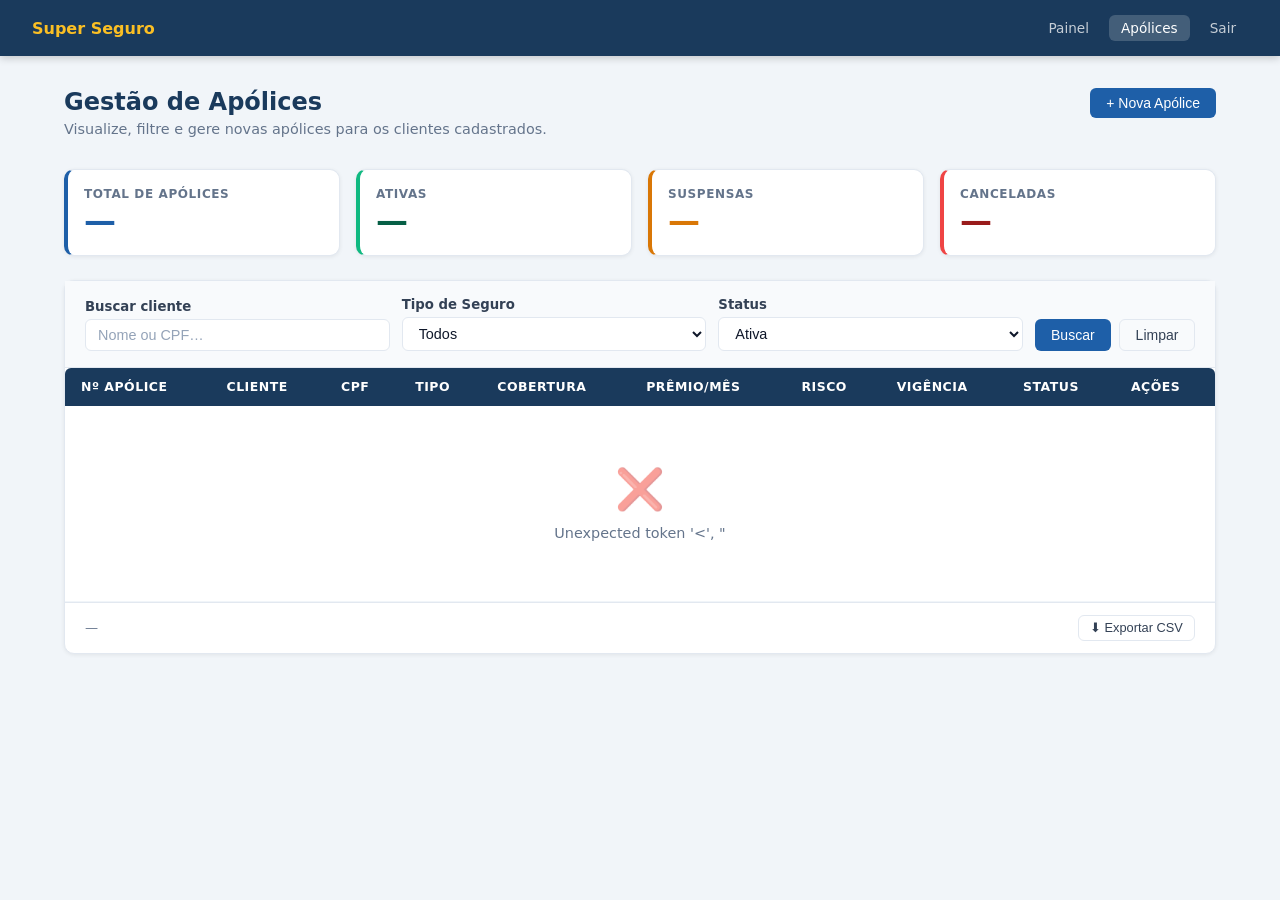
<file: apolices_analista.html>
<!doctype html>
<html lang="pt-br">
  <head>
    <meta charset="UTF-8" />
    <meta name="viewport" content="width=device-width, initial-scale=1.0" />
    <title>Gestão de Apólices — Super Seguro</title>
    <link rel="stylesheet" href="css/apolices.css" />
  </head>
  <body>
    <!-- ── Topbar ── -->
    <header class="topbar">
      <a class="topbar-brand" href="painel_funcionario.php">
        <span>Super Seguro</span>
      </a>
      <nav class="topbar-nav">
        <a href="painel_funcionario.php">Painel</a>
        <a href="apolices_analista.html" class="active">Apólices</a>
        <a href="logout.php">Sair</a>
      </nav>
    </header>

    <!-- ── Conteúdo ── -->
    <main class="page-wrapper">
      <div
        class="page-header"
        style="
          display: flex;
          align-items: flex-start;
          justify-content: space-between;
          flex-wrap: wrap;
          gap: 1rem;
        "
      >
        <div>
          <h1>Gestão de Apólices</h1>
          <p>
            Visualize, filtre e gere novas apólices para os clientes
            cadastrados.
          </p>
        </div>
        <button class="btn btn-primary" onclick="App.abrirModalNova()">
          + Nova Apólice
        </button>
      </div>

      <!-- KPIs -->
      <div class="kpi-strip cols-4" id="kpiStrip">
        <div class="kpi blue">
          <label>Total de Apólices</label>
          <strong id="kpiTotal">—</strong>
        </div>
        <div class="kpi green">
          <label>Ativas</label>
          <strong id="kpiAtivas">—</strong>
        </div>
        <div class="kpi amber">
          <label>Suspensas</label>
          <strong id="kpiSuspensas">—</strong>
        </div>
        <div class="kpi red">
          <label>Canceladas</label>
          <strong id="kpiCanceladas">—</strong>
        </div>
      </div>

      <!-- Tabela de apólices -->
      <div class="card">
        <!-- Barra de filtros -->
        <div class="filter-bar">
          <div class="form-group">
            <label class="form-label">Buscar cliente</label>
            <input
              type="text"
              class="form-control"
              id="filtroBusca"
              placeholder="Nome ou CPF…"
              onkeydown="if (event.key === 'Enter') App.carregar();"
            />
          </div>
          <div class="form-group">
            <label class="form-label">Tipo de Seguro</label>
            <select class="form-select" id="filtroTipo">
              <option value="">Todos</option>
              <option value="Vida">Seguro de Vida</option>
              <option value="Saude">Seguro Saúde</option>
              <option value="Auto">Seguro Auto</option>
              <option value="Residencial">Seguro Residencial</option>
            </select>
          </div>
          <div class="form-group">
            <label class="form-label">Status</label>
            <select class="form-select" id="filtroStatus">
              <option value="">Todos</option>
              <option value="ativa" selected>Ativa</option>
              <option value="suspensa">Suspensa</option>
              <option value="cancelada">Cancelada</option>
              <option value="expirada">Expirada</option>
            </select>
          </div>
          <div class="form-group" style="flex: 0">
            <label class="form-label">&nbsp;</label>
            <div style="display: flex; gap: 0.5rem">
              <button class="btn btn-primary" onclick="App.carregar()">
                Buscar
              </button>
              <button class="btn btn-outline" onclick="App.limparFiltros()">
                Limpar
              </button>
            </div>
          </div>
        </div>

        <!-- Tabela -->
        <div class="table-wrap">
          <table id="tabelaApolices">
            <thead>
              <tr>
                <th>Nº Apólice</th>
                <th>Cliente</th>
                <th>CPF</th>
                <th>Tipo</th>
                <th>Cobertura</th>
                <th>Prêmio/mês</th>
                <th>Risco</th>
                <th>Vigência</th>
                <th>Status</th>
                <th>Ações</th>
              </tr>
            </thead>
            <tbody id="corpoTabela">
              <tr>
                <td colspan="10">
                  <div class="empty-state">
                    <span class="icon">⏳</span>
                    <p>Carregando apólices…</p>
                  </div>
                </td>
              </tr>
            </tbody>
          </table>
        </div>

        <!-- Rodapé da tabela -->
        <div
          style="
            padding: 0.75rem 1.25rem;
            border-top: 1px solid var(--gray-200);
            display: flex;
            align-items: center;
            justify-content: space-between;
            font-size: 0.82rem;
            color: var(--gray-500);
          "
        >
          <span id="totalRegistros">—</span>
          <button class="btn btn-outline btn-sm" onclick="App.exportarCSV()">
            ⬇ Exportar CSV
          </button>
        </div>
      </div>
    </main>

    <!-- ══════════════════════════════════════════
     MODAL: Nova Apólice
══════════════════════════════════════════ -->
    <div class="modal-backdrop" id="modalNova">
      <div class="modal-box" style="max-width: 680px">
        <div class="modal-head">
          <h3>Nova Apólice</h3>
          <button class="modal-close" onclick="App.fecharModal('modalNova')">
            ✕
          </button>
        </div>
        <div class="modal-body">
          <form id="formNovaApolice" onsubmit="return false;">
            <!-- Bloco 1: Cliente -->
            <fieldset style="border: none; padding: 0; margin-bottom: 1.25rem">
              <legend
                style="
                  font-size: 0.78rem;
                  font-weight: 700;
                  text-transform: uppercase;
                  letter-spacing: 0.6px;
                  color: var(--gray-500);
                  margin-bottom: 0.75rem;
                "
              >
                Dados do Cliente
              </legend>
              <div class="form-grid cols-2">
                <div class="form-group span-2">
                  <label class="form-label">CPF do Cliente *</label>
                  <div style="display: flex; gap: 0.5rem">
                    <input
                      type="text"
                      class="form-control"
                      id="novaApCpf"
                      maxlength="11"
                      placeholder="Somente números (11 dígitos)"
                    />
                    <button
                      type="button"
                      class="btn btn-outline"
                      onclick="App.buscarCliente()"
                      style="white-space: nowrap"
                    >
                      Buscar
                    </button>
                  </div>
                </div>
                <div class="form-group">
                  <label class="form-label">Nome do Cliente</label>
                  <input
                    type="text"
                    class="form-control"
                    id="novaApNome"
                    readonly
                    placeholder="Preenchido automaticamente"
                  />
                </div>
                <div class="form-group">
                  <label class="form-label">Risco Atual</label>
                  <input
                    type="text"
                    class="form-control"
                    id="novaApRisco"
                    readonly
                    placeholder="Obtido do histórico"
                  />
                </div>
              </div>
              <input type="hidden" id="novaApUsuarioId" />
            </fieldset>

            <!-- Bloco 2: Apólice -->
            <fieldset style="border: none; padding: 0">
              <legend
                style="
                  font-size: 0.78rem;
                  font-weight: 700;
                  text-transform: uppercase;
                  letter-spacing: 0.6px;
                  color: var(--gray-500);
                  margin-bottom: 0.75rem;
                "
              >
                Dados da Apólice
              </legend>
              <div class="form-grid cols-2">
                <div class="form-group">
                  <label class="form-label">Tipo de Seguro *</label>
                  <select
                    class="form-select"
                    id="novaApTipo"
                    onchange="App.calcularPremio()"
                  >
                    <option value="">Selecione…</option>
                    <option value="Vida">Seguro de Vida</option>
                    <option value="Saude">Seguro Saúde</option>
                    <option value="Auto">Seguro Auto</option>
                    <option value="Residencial">Seguro Residencial</option>
                  </select>
                </div>
                <div class="form-group">
                  <label class="form-label">Valor de Cobertura (R$) *</label>
                  <input
                    type="number"
                    step="0.01"
                    min="0"
                    class="form-control"
                    id="novaApCobertura"
                    placeholder="Ex: 100000.00"
                    oninput="App.calcularPremio()"
                  />
                </div>
                <div class="form-group">
                  <label class="form-label">Início da Vigência *</label>
                  <input
                    type="date"
                    class="form-control"
                    id="novaApInicio"
                    oninput="App.sugerirFim()"
                  />
                </div>
                <div class="form-group">
                  <label class="form-label">Fim da Vigência *</label>
                  <input type="date" class="form-control" id="novaApFim" />
                </div>
                <div class="form-group">
                  <label class="form-label">Prêmio Mensal (R$)</label>
                  <input
                    type="number"
                    step="0.01"
                    min="0"
                    class="form-control"
                    id="novaApPremio"
                    placeholder="Calculado automaticamente"
                  />
                </div>
                <div class="form-group">
                  <label class="form-label">Status inicial</label>
                  <select class="form-select" id="novaApStatus">
                    <option value="ativa">Ativa</option>
                    <option value="suspensa">
                      Suspensa (aguarda documentação)
                    </option>
                  </select>
                </div>
                <div class="form-group span-2">
                  <label class="form-label"
                    >Observações / Cláusulas Especiais</label
                  >
                  <textarea
                    class="form-control"
                    id="novaApObs"
                    placeholder="Descreva condições especiais, exclusões ou notas adicionais…"
                  ></textarea>
                </div>
              </div>
            </fieldset>

            <!-- Preview do prêmio -->
            <div
              id="previewPremio"
              style="
                display: none;
                margin-top: 1rem;
                background: var(--blue-light);
                border-radius: var(--radius-sm);
                padding: 0.75rem 1rem;
                font-size: 0.87rem;
                color: var(--blue-deep);
              "
            ></div>
          </form>
        </div>
        <div class="modal-foot">
          <button
            class="btn btn-outline"
            onclick="App.fecharModal('modalNova')"
          >
            Cancelar
          </button>
          <button
            class="btn btn-primary"
            id="btnSalvarApolice"
            onclick="App.salvarApolice()"
          >
            💾 Salvar Apólice
          </button>
        </div>
      </div>
    </div>

    <!-- ══════════════════════════════════════════
     MODAL: Alterar Status
══════════════════════════════════════════ -->
    <div class="modal-backdrop" id="modalStatus">
      <div class="modal-box" style="max-width: 420px">
        <div class="modal-head">
          <h3>Alterar Status da Apólice</h3>
          <button class="modal-close" onclick="App.fecharModal('modalStatus')">
            ✕
          </button>
        </div>
        <div class="modal-body">
          <p
            style="font-size: 0.9rem; color: var(--gray-700); margin: 0 0 1rem"
          >
            Apólice: <strong id="statusApoliceName">—</strong>
          </p>
          <div class="form-group">
            <label class="form-label">Novo Status</label>
            <select class="form-select" id="novoStatus">
              <option value="ativa">Ativa</option>
              <option value="suspensa">Suspensa</option>
              <option value="cancelada">Cancelada</option>
              <option value="expirada">Expirada</option>
            </select>
          </div>
          <div class="form-group" style="margin-top: 0.75rem">
            <label class="form-label">Motivo (opcional)</label>
            <textarea
              class="form-control"
              id="motivoStatus"
              placeholder="Descreva o motivo da alteração…"
              rows="2"
            ></textarea>
          </div>
        </div>
        <div class="modal-foot">
          <button
            class="btn btn-outline"
            onclick="App.fecharModal('modalStatus')"
          >
            Cancelar
          </button>
          <button class="btn btn-amber" onclick="App.confirmarStatus()">
            Confirmar Alteração
          </button>
        </div>
      </div>
    </div>

    <!-- ── Toast ── -->
    <div id="toastArea"></div>

    <script>
      /* ============================================================
   apolices_analista.html — lógica do painel do analista
   ============================================================ */

      // ── Utilitários ──────────────────────────────────────────────
      const toast = (msg, tipo = "info") => {
        const el = document.createElement("div");
        el.className = `toast ${tipo}`;
        el.textContent = msg;
        document.getElementById("toastArea").appendChild(el);
        setTimeout(() => el.remove(), 4000);
      };

      const fmt = {
        moeda: (v) =>
          "R$ " +
          Number(v || 0).toLocaleString("pt-BR", { minimumFractionDigits: 2 }),
        data: (v) =>
          v ? new Date(v + "T00:00:00").toLocaleDateString("pt-BR") : "—",
        cpf: (v) =>
          v ? v.replace(/(\d{3})(\d{3})(\d{3})(\d{2})/, "$1.$2.$3-$4") : "—",
      };

      // Taxas base por tipo de seguro (% do valor de cobertura ao mês)
      const TAXAS = {
        Vida: 0.003,
        Saude: 0.005,
        Auto: 0.008,
        Residencial: 0.004,
      };

      // ── Estado global ─────────────────────────────────────────────
      let _apoliceEditandoId = null;
      let _dadosTabela = [];

      // ── App ───────────────────────────────────────────────────────
      const App = {
        // ── Carregar tabela ──
        async carregar() {
          const params = new URLSearchParams({ t: Date.now() });
          const busca = document.getElementById("filtroBusca").value.trim();
          const tipo = document.getElementById("filtroTipo").value;
          const status = document.getElementById("filtroStatus").value;

          if (busca) params.set("busca", busca);
          if (tipo) params.set("tipo", tipo);
          if (status) params.set("status", status);

          document.getElementById("corpoTabela").innerHTML = `
      <tr><td colspan="10">
        <div class="empty-state"><span class="icon">⏳</span><p>Carregando…</p></div>
      </td></tr>`;

          try {
            const res = await fetch(`get_apolices.php?${params}`);
            const data = await res.json();
            if (data.erro) throw new Error(data.erro);

            _dadosTabela = data.apolices || [];
            this.renderKPIs(data.totais || []);
            this.renderTabela(_dadosTabela);
          } catch (e) {
            console.error(e);
            document.getElementById("corpoTabela").innerHTML = `
        <tr><td colspan="10">
          <div class="empty-state"><span class="icon">❌</span><p>${e.message}</p></div>
        </td></tr>`;
          }
        },

        renderKPIs(totais) {
          const mapa = Object.fromEntries(
            totais.map((t) => [t.status, Number(t.total)]),
          );
          const total = Object.values(mapa).reduce((s, v) => s + v, 0);
          document.getElementById("kpiTotal").textContent = total;
          document.getElementById("kpiAtivas").textContent = mapa["ativa"] || 0;
          document.getElementById("kpiSuspensas").textContent =
            mapa["suspensa"] || 0;
          document.getElementById("kpiCanceladas").textContent =
            mapa["cancelada"] || 0;
        },

        renderTabela(apolices) {
          const tbody = document.getElementById("corpoTabela");
          document.getElementById("totalRegistros").textContent =
            `${apolices.length} registro(s) encontrado(s)`;

          if (!apolices.length) {
            tbody.innerHTML = `
        <tr><td colspan="10">
          <div class="empty-state">
            <span class="icon">📋</span>
            <p>Nenhuma apólice encontrada. Ajuste os filtros ou <a href="#" onclick="App.abrirModalNova()">crie uma nova</a>.</p>
          </div>
        </td></tr>`;
            return;
          }

          const badgeStatus = (s) =>
            ({
              ativa: '<span class="badge badge-ativa">Ativa</span>',
              suspensa: '<span class="badge badge-suspensa">Suspensa</span>',
              cancelada: '<span class="badge badge-cancelada">Cancelada</span>',
              expirada: '<span class="badge badge-expirada">Expirada</span>',
            })[s] || s;

          // Usa risco_label + score_risco vindos do servidor (motor atuarial real)
          const badgeRisco = (label, score) => {
            const cfg = {
              Alto: { cls: "badge-alto", txt: "Alto" },
              Moderado: { cls: "badge-moderado", txt: "Moderado" },
              Baixo: { cls: "badge-baixo", txt: "Baixo" },
            };
            const c = cfg[label] || { cls: "badge-expirada", txt: "—" };
            const pts =
              score > 0 ? ` <small style="opacity:.7">(${score})</small>` : "";
            return `<span class="badge ${c.cls}">${c.txt}${pts}</span>`;
          };

          tbody.innerHTML = apolices
            .map(
              (a) => `
      <tr>
        <td><code>${a.numero_apolice || "—"}</code></td>
        <td style="font-weight:500">${a.cliente || "—"}</td>
        <td>${fmt.cpf(a.cpf)}</td>
        <td>${a.tipo_seguro || "—"}</td>
        <td>${fmt.moeda(a.valor_cobertura)}</td>
        <td>${fmt.moeda(a.valor_premio)}</td>
        <td>${badgeRisco(a.risco_label, a.score_risco)}</td>
        <td style="white-space:nowrap;font-size:.82rem">
          ${fmt.data(a.data_inicio)} →<br>${fmt.data(a.data_fim)}
        </td>
        <td>${badgeStatus(a.status)}</td>
        <td>
          <div style="display:flex;gap:.4rem;flex-wrap:wrap">
            <button class="btn btn-outline btn-sm"
                    onclick="App.abrirModalStatus(${a.id}, '${a.numero_apolice}', '${a.status}')">
              Alterar
            </button>
          </div>
        </td>
      </tr>`,
            )
            .join("");
        },

        limparFiltros() {
          ["filtroBusca"].forEach((id) => {
            const el = document.getElementById(id);
            if (el) el.value = "";
          });
          ["filtroTipo", "filtroStatus"].forEach((id) => {
            const el = document.getElementById(id);
            if (el) el.selectedIndex = 0;
          });
          this.carregar();
        },

        // ── Buscar cliente por CPF ──
        async buscarCliente() {
          const cpf = document
            .getElementById("novaApCpf")
            .value.replace(/\D/g, "");
          if (cpf.length !== 11) {
            toast("CPF deve ter 11 dígitos.", "error");
            return;
          }

          try {
            const res = await fetch(
              `get_apolices.php?buscar_cliente=1&cpf=${cpf}`,
            );
            const data = await res.json();
            if (data.erro || !data.cliente) {
              toast("Cliente não encontrado.", "error");
              return;
            }

            const c = data.cliente;
            document.getElementById("novaApNome").value = c.nome;
            document.getElementById("novaApUsuarioId").value = c.id;
            document.getElementById("novaApRisco").value = c.media_risco
              ? (Number(c.media_risco) <= 2
                  ? "Baixo"
                  : Number(c.media_risco) <= 5
                    ? "Moderado"
                    : "Alto") + ` (score ${Number(c.media_risco).toFixed(1)})`
              : "Sem histórico";

            toast(`Cliente "${c.nome}" carregado.`, "success");
          } catch (e) {
            toast("Erro ao buscar cliente.", "error");
          }
        },

        // ── Cálculo automático do prêmio ──
        calcularPremio() {
          const tipo = document.getElementById("novaApTipo").value;
          const cobertura =
            parseFloat(document.getElementById("novaApCobertura").value) || 0;
          const taxa = TAXAS[tipo] || 0;
          const riscoBruto = document.getElementById("novaApRisco").value;

          if (!tipo || !cobertura) {
            document.getElementById("previewPremio").style.display = "none";
            return;
          }

          // Ajuste de risco (+20% moderado, +40% alto)
          const multiplicador = riscoBruto.includes("Moderado")
            ? 1.2
            : riscoBruto.includes("Alto")
              ? 1.4
              : 1.0;
          const premio = cobertura * taxa * multiplicador;

          document.getElementById("novaApPremio").value = premio.toFixed(2);
          document.getElementById("previewPremio").style.display = "block";
          document.getElementById("previewPremio").innerHTML = `
      <strong>Cálculo automático:</strong>
      Cobertura ${fmt.moeda(cobertura)} × taxa ${(taxa * 100).toFixed(1)}%
      × fator de risco ${multiplicador.toFixed(1)}
      = <strong>${fmt.moeda(premio)}/mês</strong>
    `;
        },

        // ── Sugere data de fim (+1 ano) ──
        sugerirFim() {
          const inicio = document.getElementById("novaApInicio").value;
          if (!inicio) return;
          const fim = new Date(inicio);
          fim.setFullYear(fim.getFullYear() + 1);
          document.getElementById("novaApFim").value = fim
            .toISOString()
            .split("T")[0];
        },

        // ── Salvar nova apólice ──
        async salvarApolice() {
          // cpf digitado no campo de busca (o PHP resolve o usuario_id internamente)
          const cpf = document
            .getElementById("novaApCpf")
            .value.replace(/\D/g, "");
          const clienteId = document.getElementById("novaApUsuarioId").value;
          const tipo = document.getElementById("novaApTipo").value;
          const cobertura = document.getElementById("novaApCobertura").value;
          const premio = document.getElementById("novaApPremio").value;
          const inicio = document.getElementById("novaApInicio").value;
          const fim = document.getElementById("novaApFim").value;
          const status = document.getElementById("novaApStatus").value;
          const obs = document.getElementById("novaApObs").value;

          if (!clienteId || !cpf) {
            toast("Busque e selecione um cliente primeiro.", "error");
            return;
          }
          if (!tipo || !cobertura || !inicio || !fim) {
            toast("Preencha todos os campos obrigatórios (*).", "error");
            return;
          }
          if (inicio >= fim) {
            toast("A data de fim deve ser posterior à de início.", "error");
            return;
          }

          const btn = document.getElementById("btnSalvarApolice");
          btn.disabled = true;
          btn.innerHTML = '<span class="spinner"></span> Salvando…';

          try {
            // Envia como JSON; o PHP usa o CPF para localizar o cliente
            const res = await fetch("get_apolices.php", {
              method: "POST",
              headers: { "Content-Type": "application/json" },
              body: JSON.stringify({
                cpf: cpf,
                tipo_seguro: tipo,
                valor_cobertura: parseFloat(cobertura),
                valor_premio: parseFloat(premio) || 0,
                data_inicio: inicio,
                data_fim: fim,
                status: status,
                observacoes: obs,
              }),
            });
            const data = await res.json();
            if (data.status === "sucesso") {
              toast(
                `Apólice ${data.numero_apolice} criada com sucesso!`,
                "success",
              );
              this.fecharModal("modalNova");
              document.getElementById("formNovaApolice").reset();
              document.getElementById("previewPremio").style.display = "none";
              this.carregar();
            } else {
              toast("Erro: " + (data.erro || "Tente novamente."), "error");
            }
          } catch (e) {
            toast("Falha de conexão ao salvar.", "error");
          } finally {
            btn.disabled = false;
            btn.innerHTML = "💾 Salvar Apólice";
          }
        },

        // ── Modal alterar status ──
        abrirModalStatus(id, numero, statusAtual) {
          _apoliceEditandoId = id;
          document.getElementById("statusApoliceName").textContent = numero;
          document.getElementById("novoStatus").value = statusAtual;
          document.getElementById("motivoStatus").value = "";
          document.getElementById("modalStatus").classList.add("open");
        },

        async confirmarStatus() {
          const novoStatus = document.getElementById("novoStatus").value;
          try {
            const res = await fetch("get_apolices.php", {
              method: "PATCH",
              headers: { "Content-Type": "application/json" },
              body: JSON.stringify({
                id: _apoliceEditandoId,
                status: novoStatus,
              }),
            });
            const data = await res.json();
            if (data.status === "sucesso") {
              toast("Status atualizado com sucesso.", "success");
              this.fecharModal("modalStatus");
              this.carregar();
            } else {
              toast("Erro ao atualizar: " + (data.erro || ""), "error");
            }
          } catch (e) {
            toast("Falha de conexão.", "error");
          }
        },

        // ── Exportar CSV simples ──
        exportarCSV() {
          if (!_dadosTabela.length) {
            toast("Nenhum dado para exportar.", "error");
            return;
          }
          const cabecalho = [
            "Apólice",
            "Cliente",
            "CPF",
            "Tipo",
            "Cobertura",
            "Prêmio",
            "Início",
            "Fim",
            "Status",
          ];
          const linhas = _dadosTabela.map((a) =>
            [
              a.numero_apolice,
              a.cliente,
              a.cpf,
              a.tipo_seguro,
              a.valor_cobertura,
              a.valor_premio,
              a.data_inicio,
              a.data_fim,
              a.status,
            ]
              .map((v) => `"${v || ""}"`)
              .join(","),
          );

          const csv = [cabecalho.join(","), ...linhas].join("\n");
          const blob = new Blob(["\uFEFF" + csv], {
            type: "text/csv;charset=utf-8;",
          });
          const url = URL.createObjectURL(blob);
          const a = document.createElement("a");
          a.href = url;
          a.download = `apolices_${Date.now()}.csv`;
          a.click();
          URL.revokeObjectURL(url);
          toast("CSV exportado.", "success");
        },

        // ── Helpers de modal ──
        abrirModalNova() {
          document.getElementById("modalNova").classList.add("open");
        },
        fecharModal(id) {
          document.getElementById(id).classList.remove("open");
        },
      };

      // Fecha modais ao clicar no backdrop
      document.querySelectorAll(".modal-backdrop").forEach((el) => {
        el.addEventListener("click", (e) => {
          if (e.target === e.currentTarget) App.fecharModal(el.id);
        });
      });

      // Inicializa — redireciona para login se sessão expirada (401)
      document.addEventListener("DOMContentLoaded", async () => {
        // Faz uma probe rápida para verificar se a sessão ainda é válida
        const probe = await fetch("get_apolices.php?t=" + Date.now());
        if (probe.status === 401) {
          window.location.href = "login-screen.html?erro=sessao";
          return;
        }
        App.carregar();
      });
    </script>
  </body>
</html>
</file>
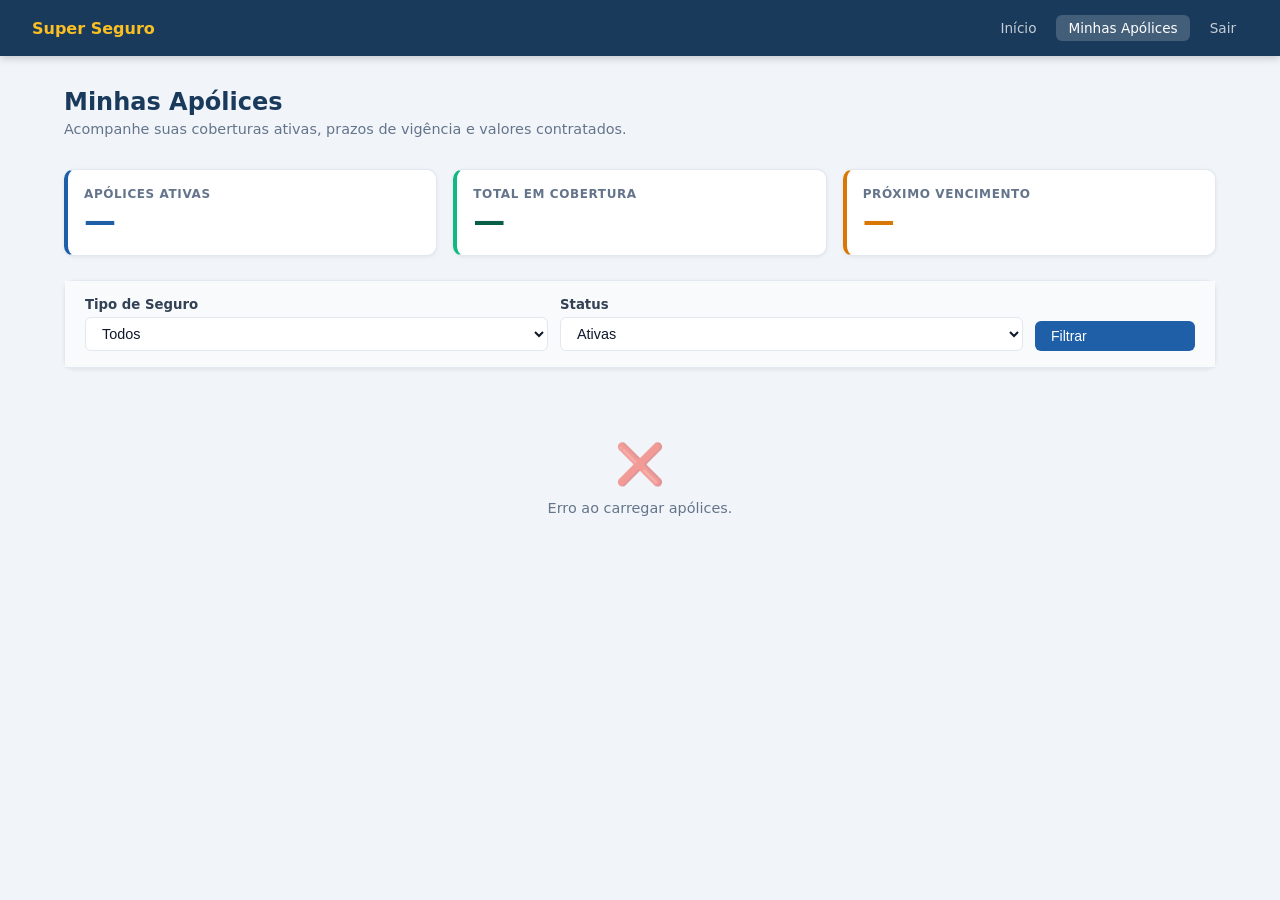
<file: apolices_cliente.html>
<?php
session_start();
// Se o usuário não estiver logado, redireciona para a tela de login
if (!isset($_SESSION['id'])) {
    header("Location: login.html");
    exit;
}
?>
<!doctype html>
<html lang="pt-br">
  <head>
    <meta charset="UTF-8" />
    <meta name="viewport" content="width=device-width, initial-scale=1.0" />
    <meta name="usuario-id" content="<?= $_SESSION['id'] ?>" />
    <title>Minhas Apólices — Super Seguro</title>
    <link rel="stylesheet" href="css/apolices.css" />
  </head>
  <body>
    <header class="topbar">
      <a class="topbar-brand" href="index.html">
        <span>Super Seguro</span>
      </a>
      <nav class="topbar-nav">
        <a href="index.html">Início</a>
        <a href="apolices_cliente.php" class="active">Minhas Apólices</a>
        <a href="logout.php">Sair</a>
      </nav>
    </header>

    <main class="page-wrapper">
      <div class="page-header">
        <h1>Minhas Apólices</h1>
        <p>
          Acompanhe suas coberturas ativas, prazos de vigência e valores
          contratados.
        </p>
      </div>

      <div class="kpi-strip cols-3" id="kpiCliente">
        <div class="kpi blue">
          <label>Apólices Ativas</label><strong id="kpiAtivas">—</strong>
        </div>
        <div class="kpi green">
          <label>Total em Cobertura</label><strong id="kpiCobertura">—</strong>
        </div>
        <div class="kpi amber">
          <label>Próximo Vencimento</label><strong id="kpiVencimento">—</strong>
        </div>
      </div>

      <div class="card" style="margin-bottom: 1.5rem">
        <div class="filter-bar">
          <div class="form-group">
            <label class="form-label">Tipo de Seguro</label>
            <select class="form-select" id="filtroTipo">
              <option value="">Todos</option>
              <option value="Vida">Seguro de Vida</option>
              <option value="Saude">Seguro Saúde</option>
              <option value="Auto">Seguro Auto</option>
              <option value="Residencial">Seguro Residencial</option>
            </select>
          </div>
          <div class="form-group">
            <label class="form-label">Status</label>
            <select class="form-select" id="filtroStatus">
              <option value="ativa">Ativas</option>
              <option value="">Todas</option>
              <option value="suspensa">Suspensas</option>
              <option value="expirada">Expiradas</option>
            </select>
          </div>
          <div class="form-group" style="flex: 0">
            <label class="form-label">&nbsp;</label>
            <button class="btn btn-primary" onclick="App.carregar()">
              Filtrar
            </button>
          </div>
        </div>
      </div>

      <div id="listaApolices">
        <div class="empty-state">
          <span class="icon">⏳</span>
          <p>Carregando suas apólices…</p>
        </div>
      </div>
    </main>

    <div class="modal-backdrop" id="modalDetalhe">
      <div class="modal-box">
        <div class="modal-head">
          <h3>Detalhes da Apólice</h3>
          <button class="modal-close" onclick="App.fecharModal()">✕</button>
        </div>
        <div class="modal-body" id="modalDetalheBody"></div>
        <div class="modal-foot">
          <button class="btn btn-outline" onclick="App.fecharModal()">
            Fechar
          </button>
          <button class="btn btn-primary" onclick="window.print()">
            🖨️ Imprimir
          </button>
        </div>
      </div>
    </div>

    <div id="toastArea"></div>

    <script>
      // O seu script JS funciona perfeitamente capturando a tag dinâmica que criamos no topo
      const USUARIO_ID =
        document.querySelector('meta[name="usuario-id"]')?.content || "1";

      const fmt = {
        moeda: (v) =>
          "R$ " +
          Number(v || 0).toLocaleString("pt-BR", { minimumFractionDigits: 2 }),
        data: (v) =>
          v ? new Date(v + "T00:00:00").toLocaleDateString("pt-BR") : "—",
      };

      const App = {
        apolices: [],
        async carregar() {
          const tipo = document.getElementById("filtroTipo").value;
          const status = document.getElementById("filtroStatus").value;
          const params = new URLSearchParams({
            usuario_id: USUARIO_ID,
            t: Date.now(),
          });
          if (tipo) params.set("tipo", tipo);
          if (status) params.set("status", status);

          try {
            const res = await fetch(`get_apolices.php?${params}`);
            const data = await res.json();
            if (data.erro) {
              document.getElementById("listaApolices").innerHTML =
                `<div class="empty-state"><span class="icon">⚠️</span><p>${data.erro}</p></div>`;
              return;
            }
            this.apolices = data.apolices || [];
            this.renderKPIs(data);
            this.renderLista(this.apolices);
          } catch (e) {
            document.getElementById("listaApolices").innerHTML =
              `<div class="empty-state"><span class="icon">❌</span><p>Erro ao carregar apólices.</p></div>`;
          }
        },
        renderKPIs(data) {
          const ativas = (data.apolices || []).filter(
            (a) => a.status === "ativa",
          );
          const cobertura = ativas.reduce(
            (s, a) => s + Number(a.valor_cobertura || 0),
            0,
          );
          const datas = ativas
            .map((a) => a.data_fim)
            .filter(Boolean)
            .sort();
          document.getElementById("kpiAtivas").textContent = ativas.length;
          document.getElementById("kpiCobertura").textContent =
            fmt.moeda(cobertura);
          document.getElementById("kpiVencimento").textContent = datas[0]
            ? fmt.data(datas[0])
            : "—";
        },
        renderLista(apolices) {
          const container = document.getElementById("listaApolices");
          if (!apolices.length) {
            container.innerHTML = `<div class="empty-state"><span class="icon">📋</span><p>Nenhuma apólice encontrada.</p></div>`;
            return;
          }
          container.innerHTML = apolices
            .map((a) => this._cardApolice(a))
            .join("");
        },
        _cardApolice(a) {
          const pct = this._vigenciaPct(a.data_inicio, a.data_fim);
          const barClass = pct > 85 ? "danger" : pct > 65 ? "warning" : "";
          const statusBadge =
            {
              ativa: '<span class="badge badge-ativa">Ativa</span>',
              suspensa: '<span class="badge badge-suspensa">Suspensa</span>',
              expirada: '<span class="badge badge-expirada">Expirada</span>',
              cancelada: '<span class="badge badge-cancelada">Cancelada</span>',
            }[a.status] || a.status;

          return `<div class="apolice-card" style="margin-bottom:1rem">
            <div class="apolice-card-head">
              <div><div class="numero">${a.numero_apolice || "—"}</div><div class="tipo">${a.tipo_seguro || "—"}</div></div>
              ${statusBadge}
            </div>
            <div class="apolice-card-body">
              <div class="info-row">
                <div class="info-item"><span>Cobertura</span><strong>${fmt.moeda(a.valor_cobertura)}</strong></div>
                <div class="info-item"><span>Prêmio</span><strong>${fmt.moeda(a.valor_premio)}</strong></div>
                <div class="info-item"><span>Início</span><strong>${fmt.data(a.data_inicio)}</strong></div>
                <div class="info-item"><span>Fim</span><strong>${fmt.data(a.data_fim)}</strong></div>
              </div>
              ${a.status === "ativa" ? `<div class="vigencia-bar"><div class="bar-track"><div class="bar-fill ${barClass}" style="width:${pct}%"></div></div></div>` : ""}
            </div>
            <div class="apolice-card-foot">
              ${a.observacoes ? `<span>📝 ${a.observacoes}</span>` : "<span></span>"}
              <button class="btn btn-outline btn-sm" onclick="App.verDetalhes(${a.id})">Ver detalhes</button>
            </div>
          </div>`;
        },
        _vigenciaPct(i, f) {
          if (!i || !f) return 0;
          const s = new Date(i).getTime(),
            e = new Date(f).getTime(),
            now = Date.now();
          return Math.max(
            0,
            Math.min(100, Math.round(((now - s) / (e - s)) * 100)),
          );
        },
        verDetalhes(id) {
          const a = this.apolices.find((x) => x.id == id);
          if (!a) return;
          const pct = this._vigenciaPct(a.data_inicio, a.data_fim);
          const statusBadge =
            {
              ativa: '<span class="badge badge-ativa">Ativa</span>',
              suspensa: '<span class="badge badge-suspensa">Suspensa</span>',
            }[a.status] || a.status;

          document.getElementById("modalDetalheBody").innerHTML = `
            <div style="display:grid;gap:1rem">
              <div style="display:flex;justify-content:space-between"><strong>${a.numero_apolice}</strong>${statusBadge}</div>
              <div class="form-grid cols-2">
                <div class="info-item"><span>Tipo</span><strong>${a.tipo_seguro}</strong></div>
                <div class="info-item"><span>Cobertura</span><strong>${fmt.moeda(a.valor_cobertura)}</strong></div>
                <div class="info-item"><span>Média Risco</span><strong>${a.media_risco || "—"}</strong></div>
              </div>
            </div>`;
          document.getElementById("modalDetalhe").classList.add("open");
        },
        fecharModal() {
          document.getElementById("modalDetalhe").classList.remove("open");
        },
      };

      document.getElementById("modalDetalhe").addEventListener("click", (e) => {
        if (e.target === e.currentTarget) App.fecharModal();
      });
      document.addEventListener("DOMContentLoaded", () => App.carregar());
    </script>
  </body>
</html>
</file>
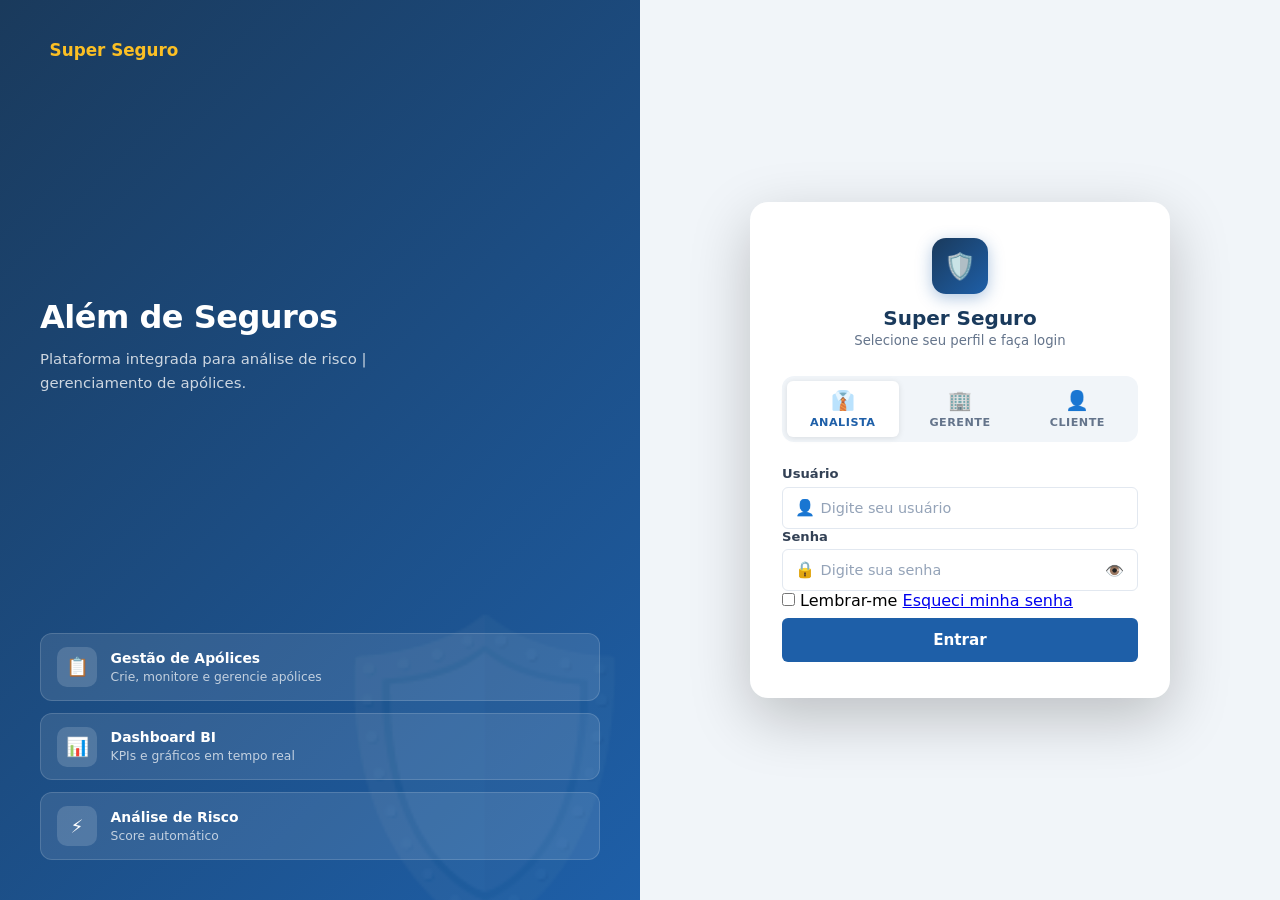
<file: login-screen.html>
<!doctype html>
<html lang="pt-br">
  <head>
    <meta charset="UTF-8" />
    <meta name="viewport" content="width=device-width, initial-scale=1.0" />
    <link rel="stylesheet" href="css/login.css" />
    <title>Login — Super Seguro</title>
  </head>
  <body>
    <!-- ══ LADO ESQUERDO — hero ══ -->
    <section class="hero" aria-hidden="true">
      <a class="hero-brand" href="#">
        <span class="shield"></span>
        <span>Super Seguro</span>
      </a>
      <div class="hero-body">
        <h1>Além de Seguros</h1>
        <p>
          Plataforma integrada para análise de risco | gerenciamento de
          apólices.
        </p>
      </div>
      <div class="hero-features">
        <div class="feat">
          <div class="feat-icon">📋</div>
          <div class="feat-text">
            <strong>Gestão de Apólices</strong>
            <span>Crie, monitore e gerencie apólices</span>
          </div>
        </div>
        <div class="feat">
          <div class="feat-icon">📊</div>
          <div class="feat-text">
            <strong>Dashboard BI</strong>
            <span>KPIs e gráficos em tempo real</span>
          </div>
        </div>
        <div class="feat">
          <div class="feat-icon">⚡</div>
          <div class="feat-text">
            <strong>Análise de Risco</strong>
            <span>Score automático</span>
          </div>
        </div>
      </div>
    </section>

    <!-- ══ LADO DIREITO — formulário ══ -->
    <section class="form-side">
      <div class="login-wrapper">
        <div class="login-card">
          <div class="login-logo">
            <div class="logo-icon">🛡️</div>
            <h4>Super Seguro</h4>
            <p>Selecione seu perfil e faça login</p>
          </div>

          <div class="perfil-tabs" role="tablist">
            <button
              class="perfil-tab active"
              data-perfil="funcionario"
              type="button"
              onclick="selecionarPerfil('funcionario', this)"
            >
              <span class="tab-icon">👔</span>
              <span class="tab-label">Analista</span>
            </button>
            <button
              class="perfil-tab"
              data-perfil="gerente"
              type="button"
              onclick="selecionarPerfil('gerente', this)"
            >
              <span class="tab-icon">🏢</span>
              <span class="tab-label">Gerente</span>
            </button>
            <button
              class="perfil-tab"
              data-perfil="cliente"
              type="button"
              onclick="selecionarPerfil('cliente', this)"
            >
              <span class="tab-icon">👤</span>
              <span class="tab-label">Cliente</span>
            </button>
          </div>

          <div class="error-msg" id="errorMsg" role="alert"></div>

          <form action="login.php" method="POST" id="loginForm">
            <input
              type="hidden"
              name="tipo_perfil"
              id="tipoPerfil"
              value="funcionario"
            />

            <div class="form-group">
              <label class="form-label" for="usuario" id="labelUsuario"
                >Usuário</label
              >
              <div class="input-icon-wrap">
                <span class="icon">👤</span>
                <input
                  type="text"
                  id="usuario"
                  name="usuario"
                  placeholder="Digite seu usuário"
                  required
                  autocomplete="username"
                />
              </div>
            </div>

            <div class="form-group">
              <label class="form-label" for="senha">Senha</label>
              <div class="input-icon-wrap">
                <span class="icon">🔒</span>
                <input
                  type="password"
                  id="senha"
                  name="senha"
                  placeholder="Digite sua senha"
                  required
                  autocomplete="current-password"
                />
                <button
                  type="button"
                  class="pw-toggle"
                  id="pwToggle"
                  aria-label="Mostrar senha"
                  onclick="toggleSenha()"
                >
                  👁️
                </button>
              </div>
            </div>

            <div class="form-row">
              <label class="lembrar-label">
                <input type="checkbox" name="lembrar" /> Lembrar-me
              </label>
              <a href="recuperar_senha.html" class="link-recuperar"
                >Esqueci minha senha</a
              >
            </div>

            <button type="submit" class="btn-login" id="btnLogin">
              Entrar
            </button>
          </form>
        </div>
      </div>
    </section>

    <script>
      const PERFIS = {
        funcionario: {
          action: "login.php",
          label: "Usuário",
          placeholder: "Digite seu email",
        },
        gerente: {
          action: "login.php",
          label: "Usuário",
          placeholder: "Digite seu email",
        },
        cliente: {
          action: "login_cliente.php",
          label: "CPF",
          placeholder: "000.000.000-00",
        },
      };
      let perfilAtual = "funcionario";

      function selecionarPerfil(perfil, btn) {
        perfilAtual = perfil;
        document
          .querySelectorAll(".perfil-tab")
          .forEach((t) => t.classList.remove("active"));
        btn.classList.add("active");
        const cfg = PERFIS[perfil];
        document.getElementById("tipoPerfil").value = perfil;
        document.getElementById("loginForm").action = cfg.action;
        document.getElementById("labelUsuario").textContent = cfg.label;
        document.getElementById("usuario").placeholder = cfg.placeholder;
        document.getElementById("usuario").maxLength =
          perfil === "cliente" ? 14 : 60;
        document.getElementById("errorMsg").style.display = "none";
      }

      document.getElementById("usuario").addEventListener("input", function () {
        if (perfilAtual !== "cliente") return;
        let v = this.value.replace(/\D/g, "").slice(0, 11);
        if (v.length > 9)
          v = v.replace(/(\d{3})(\d{3})(\d{3})(\d{2})/, "$1.$2.$3-$4");
        else if (v.length > 6)
          v = v.replace(/(\d{3})(\d{3})(\d{0,3})/, "$1.$2.$3");
        else if (v.length > 3) v = v.replace(/(\d{3})(\d{0,3})/, "$1.$2");
        this.value = v;
      });

      function toggleSenha() {
        const i = document.getElementById("senha");
        const b = document.getElementById("pwToggle");
        const s = i.type === "password";
        i.type = s ? "text" : "password";
        b.textContent = s ? "🙈" : "👁️";
      }

      const ERROS = {
        credenciais: "Usuário ou senha inválidos.",
        campos_vazios: "Preencha o usuário e a senha.",
        inativo: "Conta inativa. Contate o suporte.",
        sistema: "Erro interno. Tente novamente.",
        sessao: "Sessão expirada. Faça login novamente.",
      };
      const p = new URLSearchParams(location.search);
      if (p.get("erro")) {
        const el = document.getElementById("errorMsg");
        el.textContent = ERROS[p.get("erro")] || "Erro ao fazer login.";
        el.style.display = "block";
      }
      if (p.get("perfil") && PERFIS[p.get("perfil")]) {
        const aba = document.querySelector(
          '[data-perfil="' + p.get("perfil") + '"]',
        );
        if (aba) selecionarPerfil(p.get("perfil"), aba);
      }

      document
        .getElementById("loginForm")
        .addEventListener("submit", function (e) {
          const u = document.getElementById("usuario").value.trim();
          const s = document.getElementById("senha").value;
          const el = document.getElementById("errorMsg");
          if (perfilAtual === "cliente" && u.replace(/\D/g, "").length !== 11) {
            e.preventDefault();
            el.textContent = "CPF inválido.";
            el.style.display = "block";
            return;
          }
          if (!u || !s) {
            e.preventDefault();
            el.textContent = "Preencha todos os campos.";
            el.style.display = "block";
            return;
          }
          el.style.display = "none";
          const btn = document.getElementById("btnLogin");
          btn.disabled = true;
          btn.innerHTML = '<span class="spinner"></span> Entrando…';
        });
    </script>
  </body>
</html>
</file>
<file: css/apolices.css>
/* ============================================================
   SAD Super Seguro — Gestão de Apólices (CSS compartilhado)
   Paleta: Azul institucional #1a3a5c + Cinza neutro + Âmbar
   ============================================================ */

:root {
  --blue-deep: #1a3a5c;
  --blue-mid: #1e5fa8;
  --blue-light: #e8f0fb;
  --amber: #d97706;
  --amber-light: #fef3c7;
  --green: #065f46;
  --green-light: #d1fae5;
  --red: #991b1b;
  --red-light: #fee2e2;
  --gray-50: #f8fafc;
  --gray-100: #f1f5f9;
  --gray-200: #e2e8f0;
  --gray-500: #64748b;
  --gray-700: #334155;
  --gray-900: #0f172a;
  --radius-sm: 6px;
  --radius-md: 10px;
  --radius-lg: 16px;
  --shadow-sm: 0 1px 4px rgba(0, 0, 0, 0.07);
  --shadow-md: 0 4px 16px rgba(0, 0, 0, 0.1);
  --shadow-lg: 0 8px 32px rgba(0, 0, 0, 0.13);
  --transition: 0.18s ease;
}

*,
*::before,
*::after {
  box-sizing: border-box;
}

body {
  font-family:
    "Segoe UI",
    system-ui,
    -apple-system,
    sans-serif;
  background: var(--gray-100);
  color: var(--gray-900);
  margin: 0;
  min-height: 100vh;
}

/* ── Topbar ── */
.topbar {
  background: var(--blue-deep);
  color: #fff;
  padding: 0 2rem;
  height: 56px;
  display: flex;
  align-items: center;
  justify-content: space-between;
  box-shadow: 0 2px 8px rgba(0, 0, 0, 0.2);
  position: sticky;
  top: 0;
  z-index: 100;
}
.topbar-brand {
  display: flex;
  align-items: center;
  gap: 0.6rem;
  font-weight: 700;
  font-size: 1rem;
  text-decoration: none;
  color: #fff;
}
.topbar-brand .shield {
  font-size: 1.3rem;
}
.topbar-brand span {
  color: #fbbf24;
}
.topbar-nav {
  display: flex;
  align-items: center;
  gap: 0.5rem;
}
.topbar-nav a {
  color: rgba(255, 255, 255, 0.75);
  text-decoration: none;
  font-size: 0.85rem;
  padding: 0.3rem 0.75rem;
  border-radius: var(--radius-sm);
  transition: all var(--transition);
}
.topbar-nav a:hover {
  background: rgba(255, 255, 255, 0.12);
  color: #fff;
}
.topbar-nav a.active {
  background: rgba(255, 255, 255, 0.18);
  color: #fff;
}

/* ── Page layout ── */
.page-wrapper {
  max-width: 1200px;
  margin: 0 auto;
  padding: 2rem 1.5rem;
}
.page-header {
  margin-bottom: 2rem;
}
.page-header h1 {
  font-size: 1.5rem;
  font-weight: 700;
  color: var(--blue-deep);
  margin: 0 0 0.3rem;
}
.page-header p {
  color: var(--gray-500);
  font-size: 0.9rem;
  margin: 0;
}

/* ── Cards ── */
.card {
  background: #fff;
  border-radius: var(--radius-md);
  box-shadow: var(--shadow-sm);
  border: 1px solid var(--gray-200);
}
.card-header {
  padding: 1rem 1.25rem;
  border-bottom: 1px solid var(--gray-200);
  display: flex;
  align-items: center;
  justify-content: space-between;
  border-radius: var(--radius-md) var(--radius-md) 0 0;
}
.card-header h2 {
  font-size: 1rem;
  font-weight: 600;
  margin: 0;
  color: var(--gray-900);
}
.card-body {
  padding: 1.25rem;
}

/* ── KPI strip ── */
.kpi-strip {
  display: grid;
  gap: 1rem;
  margin-bottom: 1.5rem;
}
.kpi-strip.cols-3 {
  grid-template-columns: repeat(3, 1fr);
}
.kpi-strip.cols-4 {
  grid-template-columns: repeat(4, 1fr);
}

.kpi {
  background: #fff;
  border: 1px solid var(--gray-200);
  border-radius: var(--radius-md);
  padding: 1.1rem 1rem;
  box-shadow: var(--shadow-sm);
  display: flex;
  flex-direction: column;
  gap: 0.25rem;
}
.kpi label {
  font-size: 0.75rem;
  text-transform: uppercase;
  letter-spacing: 0.6px;
  color: var(--gray-500);
  font-weight: 600;
}
.kpi strong {
  font-size: 2rem;
  font-weight: 700;
  line-height: 1;
}
.kpi.green {
  border-left: 4px solid #10b981;
}
.kpi.green strong {
  color: var(--green);
}
.kpi.amber {
  border-left: 4px solid var(--amber);
}
.kpi.amber strong {
  color: var(--amber);
}
.kpi.red {
  border-left: 4px solid #ef4444;
}
.kpi.red strong {
  color: var(--red);
}
.kpi.blue {
  border-left: 4px solid var(--blue-mid);
}
.kpi.blue strong {
  color: var(--blue-mid);
}

/* ── Badges ── */
.badge {
  display: inline-block;
  font-size: 0.75rem;
  font-weight: 600;
  padding: 0.25em 0.65em;
  border-radius: 20px;
  line-height: 1.4;
}
.badge-ativa {
  background: var(--green-light);
  color: var(--green);
}
.badge-suspensa {
  background: var(--amber-light);
  color: #92400e;
}
.badge-cancelada {
  background: var(--red-light);
  color: var(--red);
}
.badge-expirada {
  background: var(--gray-100);
  color: var(--gray-500);
}
.badge-baixo {
  background: var(--green-light);
  color: var(--green);
}
.badge-moderado {
  background: var(--amber-light);
  color: #92400e;
}
.badge-alto {
  background: var(--red-light);
  color: var(--red);
}

/* ── Botões ── */
.btn {
  display: inline-flex;
  align-items: center;
  gap: 0.35rem;
  padding: 0.45rem 1rem;
  border-radius: var(--radius-sm);
  font-size: 0.875rem;
  font-weight: 500;
  border: none;
  cursor: pointer;
  transition: all var(--transition);
  text-decoration: none;
  white-space: nowrap;
}
.btn:disabled {
  opacity: 0.55;
  cursor: not-allowed;
}
.btn-primary {
  background: var(--blue-mid);
  color: #fff;
}
.btn-primary:hover:not(:disabled) {
  background: #1750a0;
}
.btn-dark {
  background: var(--blue-deep);
  color: #fff;
}
.btn-dark:hover:not(:disabled) {
  background: #122947;
}
.btn-outline {
  background: transparent;
  color: var(--gray-700);
  border: 1px solid var(--gray-200);
}
.btn-outline:hover:not(:disabled) {
  background: var(--gray-100);
}
.btn-danger {
  background: var(--red);
  color: #fff;
}
.btn-danger:hover:not(:disabled) {
  background: #7f1d1d;
}
.btn-amber {
  background: var(--amber);
  color: #fff;
}
.btn-amber:hover:not(:disabled) {
  background: #b45309;
}
.btn-sm {
  padding: 0.3rem 0.7rem;
  font-size: 0.8rem;
}

/* ── Form controls ── */
.form-group {
  display: flex;
  flex-direction: column;
  gap: 0.3rem;
}
.form-label {
  font-size: 0.83rem;
  font-weight: 600;
  color: var(--gray-700);
}
.form-control,
.form-select {
  padding: 0.45rem 0.75rem;
  border: 1px solid var(--gray-200);
  border-radius: var(--radius-sm);
  font-size: 0.9rem;
  color: var(--gray-900);
  background: #fff;
  width: 100%;
  transition:
    border-color var(--transition),
    box-shadow var(--transition);
}
.form-control:focus,
.form-select:focus {
  outline: none;
  border-color: var(--blue-mid);
  box-shadow: 0 0 0 3px rgba(30, 95, 168, 0.15);
}
.form-control::placeholder {
  color: #94a3b8;
}
textarea.form-control {
  resize: vertical;
  min-height: 80px;
}

/* ── Filter bar ── */
.filter-bar {
  display: flex;
  flex-wrap: wrap;
  gap: 0.75rem;
  align-items: flex-end;
  padding: 1rem 1.25rem;
  background: var(--gray-50);
  border-bottom: 1px solid var(--gray-200);
}
.filter-bar .form-group {
  min-width: 160px;
  flex: 1;
}
.filter-bar .form-group:last-child {
  flex: 0;
}

/* ── Tabela ── */
.table-wrap {
  overflow-x: auto;
}
table {
  width: 100%;
  border-collapse: collapse;
  font-size: 0.875rem;
}
thead th {
  background: var(--blue-deep);
  color: #fff;
  padding: 0.7rem 1rem;
  text-align: left;
  font-weight: 600;
  font-size: 0.78rem;
  text-transform: uppercase;
  letter-spacing: 0.5px;
  white-space: nowrap;
}
thead th:first-child {
  border-radius: var(--radius-sm) 0 0 0;
}
thead th:last-child {
  border-radius: 0 var(--radius-sm) 0 0;
}
tbody tr {
  border-bottom: 1px solid var(--gray-100);
  transition: background var(--transition);
}
tbody tr:hover {
  background: var(--blue-light);
}
tbody td {
  padding: 0.75rem 1rem;
  color: var(--gray-700);
  vertical-align: middle;
}
tbody td code {
  font-size: 0.8rem;
  background: var(--gray-100);
  padding: 0.15em 0.4em;
  border-radius: 4px;
}

/* Estado vazio */
.empty-state {
  padding: 3rem 1rem;
  text-align: center;
  color: var(--gray-500);
}
.empty-state .icon {
  font-size: 2.5rem;
  display: block;
  margin-bottom: 0.75rem;
  opacity: 0.5;
}
.empty-state p {
  font-size: 0.9rem;
  margin: 0;
}

/* ── Modal ── */
.modal-backdrop {
  display: none;
  position: fixed;
  inset: 0;
  background: rgba(15, 23, 42, 0.55);
  z-index: 200;
  align-items: center;
  justify-content: center;
  padding: 1rem;
}
.modal-backdrop.open {
  display: flex;
}
.modal-box {
  background: #fff;
  border-radius: var(--radius-lg);
  box-shadow: var(--shadow-lg);
  width: 100%;
  max-width: 620px;
  max-height: 90vh;
  overflow-y: auto;
  animation: fadeUp 0.2s ease;
}
@keyframes fadeUp {
  from {
    opacity: 0;
    transform: translateY(16px);
  }
  to {
    opacity: 1;
    transform: translateY(0);
  }
}
.modal-head {
  padding: 1.25rem 1.5rem;
  border-bottom: 1px solid var(--gray-200);
  display: flex;
  align-items: center;
  justify-content: space-between;
}
.modal-head h3 {
  font-size: 1.05rem;
  font-weight: 700;
  margin: 0;
  color: var(--blue-deep);
}
.modal-close {
  background: none;
  border: none;
  cursor: pointer;
  font-size: 1.3rem;
  color: var(--gray-500);
  line-height: 1;
  padding: 0.2rem 0.4rem;
  border-radius: var(--radius-sm);
  transition: all var(--transition);
}
.modal-close:hover {
  background: var(--gray-100);
  color: var(--gray-900);
}
.modal-body {
  padding: 1.5rem;
}
.modal-foot {
  padding: 1rem 1.5rem;
  border-top: 1px solid var(--gray-200);
  display: flex;
  gap: 0.75rem;
  justify-content: flex-end;
}

/* ── Grid de form ── */
.form-grid {
  display: grid;
  gap: 1rem;
}
.form-grid.cols-2 {
  grid-template-columns: 1fr 1fr;
}
.form-grid.cols-3 {
  grid-template-columns: repeat(3, 1fr);
}
.form-grid .span-2 {
  grid-column: span 2;
}
.form-grid .span-full {
  grid-column: 1 / -1;
}

/* ── Detalhe de apólice (view do cliente) ── */
.apolice-card {
  background: #fff;
  border: 1px solid var(--gray-200);
  border-radius: var(--radius-md);
  overflow: hidden;
  box-shadow: var(--shadow-sm);
  transition: box-shadow var(--transition);
}
.apolice-card:hover {
  box-shadow: var(--shadow-md);
}
.apolice-card-head {
  background: var(--blue-deep);
  color: #fff;
  padding: 1rem 1.25rem;
  display: flex;
  align-items: center;
  justify-content: space-between;
}
.apolice-card-head .numero {
  font-family: monospace;
  font-size: 0.95rem;
  font-weight: 700;
  opacity: 0.85;
}
.apolice-card-head .tipo {
  font-size: 1.05rem;
  font-weight: 700;
}
.apolice-card-body {
  padding: 1.1rem 1.25rem;
}
.info-row {
  display: flex;
  gap: 2rem;
  flex-wrap: wrap;
  margin-bottom: 0.5rem;
}
.info-item {
  display: flex;
  flex-direction: column;
  gap: 0.15rem;
}
.info-item span {
  font-size: 0.75rem;
  color: var(--gray-500);
  text-transform: uppercase;
  letter-spacing: 0.5px;
}
.info-item strong {
  font-size: 0.95rem;
  color: var(--gray-900);
}
.apolice-card-foot {
  padding: 0.75rem 1.25rem;
  background: var(--gray-50);
  border-top: 1px solid var(--gray-100);
  display: flex;
  align-items: center;
  justify-content: space-between;
}

/* ── Progresso de vigência ── */
.vigencia-bar {
  margin-top: 0.5rem;
}
.vigencia-bar label {
  font-size: 0.75rem;
  color: var(--gray-500);
  margin-bottom: 0.25rem;
  display: block;
}
.bar-track {
  background: var(--gray-200);
  border-radius: 99px;
  height: 6px;
  overflow: hidden;
}
.bar-fill {
  height: 100%;
  border-radius: 99px;
  background: var(--blue-mid);
  transition: width 0.5s ease;
}
.bar-fill.warning {
  background: var(--amber);
}
.bar-fill.danger {
  background: #ef4444;
}

/* ── Toast ── */
#toastArea {
  position: fixed;
  bottom: 1.5rem;
  right: 1.5rem;
  z-index: 999;
  display: flex;
  flex-direction: column;
  gap: 0.5rem;
}
.toast {
  padding: 0.75rem 1.1rem;
  border-radius: var(--radius-md);
  font-size: 0.875rem;
  font-weight: 500;
  color: #fff;
  box-shadow: var(--shadow-md);
  animation: slideUp 0.2s ease;
  max-width: 320px;
}
.toast.success {
  background: var(--green);
}
.toast.error {
  background: var(--red);
}
.toast.info {
  background: var(--blue-deep);
}
@keyframes slideUp {
  from {
    opacity: 0;
    transform: translateY(8px);
  }
  to {
    opacity: 1;
    transform: translateY(0);
  }
}

/* ── Spinner ── */
.spinner {
  display: inline-block;
  width: 18px;
  height: 18px;
  border: 2px solid rgba(255, 255, 255, 0.35);
  border-top-color: #fff;
  border-radius: 50%;
  animation: spin 0.6s linear infinite;
}
@keyframes spin {
  to {
    transform: rotate(360deg);
  }
}

/* ── Risco inline ── */
.risco-tag {
  font-size: 0.8rem;
  font-weight: 600;
  display: inline-flex;
  align-items: center;
  gap: 0.3rem;
}

/* ── Responsivo ── */
@media (max-width: 768px) {
  .kpi-strip.cols-3,
  .kpi-strip.cols-4 {
    grid-template-columns: 1fr 1fr;
  }
  .form-grid.cols-2,
  .form-grid.cols-3 {
    grid-template-columns: 1fr;
  }
  .form-grid .span-2 {
    grid-column: span 1;
  }
  .page-wrapper {
    padding: 1rem;
  }
  .topbar {
    padding: 0 1rem;
  }
  .filter-bar {
    flex-direction: column;
  }
  .filter-bar .form-group {
    min-width: unset;
  }
  .info-row {
    gap: 1rem;
  }
  .modal-body {
    padding: 1rem;
  }
}
</file>
<file: css/login.css>
/* ============================================================
   SAD Super Seguro — Login Screen CSS
   Tokens idênticos ao painel de funcionários (apolices.css)
   ============================================================ */

:root {
  --blue-deep: #1a3a5c;
  --blue-mid: #1e5fa8;
  --blue-light: #e8f0fb;
  --amber: #fbbf24;
  --gray-100: #f1f5f9;
  --gray-200: #e2e8f0;
  --gray-500: #64748b;
  --gray-700: #334155;
  --gray-900: #0f172a;
  --red: #991b1b;
  --red-light: #fee2e2;
  --radius-sm: 6px;
  --radius-md: 12px;
  --radius-lg: 18px;
  --shadow-lg: 0 20px 60px rgba(0, 0, 0, 0.22);
  --t: 0.18s ease;
}

*,
*::before,
*::after {
  box-sizing: border-box;
  margin: 0;
  padding: 0;
}

body {
  font-family:
    "Segoe UI",
    system-ui,
    -apple-system,
    sans-serif;
  min-height: 100vh;
  display: grid;
  grid-template-columns: 1fr 1fr;
  background: var(--gray-100);
}

/* ══ LADO ESQUERDO — hero (idêntico ao welcome-bar do painel) ══ */
.hero {
  background: linear-gradient(
    135deg,
    var(--blue-deep) 0%,
    var(--blue-mid) 100%
  );
  color: #fff;
  display: flex;
  flex-direction: column;
  justify-content: space-between;
  padding: 2.5rem;
  position: relative;
  overflow: hidden;
  min-height: 100vh;
}

/* Escudo decorativo idêntico ao ::after do welcome-bar */
.hero::before {
  content: "🛡️";
  position: absolute;
  right: -1.5rem;
  bottom: -1rem;
  font-size: 18rem;
  opacity: 0.06;
  line-height: 1;
  pointer-events: none;
  user-select: none;
}

.hero-brand {
  display: flex;
  align-items: center;
  gap: 0.6rem;
  font-weight: 700;
  font-size: 1.05rem;
  position: relative;
  z-index: 1;
  text-decoration: none;
  color: #fff;
}
.hero-brand .shield {
  font-size: 1.4rem;
}
.hero-brand span {
  color: var(--amber);
}

.hero-body {
  position: relative;
  z-index: 1;
}
.hero-body h1 {
  font-size: 2rem;
  font-weight: 800;
  line-height: 1.2;
  margin-bottom: 0.75rem;
  letter-spacing: -0.5px;
}
.hero-body p {
  font-size: 0.93rem;
  opacity: 0.78;
  line-height: 1.6;
  max-width: 340px;
}

/* Feature cards — mesmos estilos do modulo-card do painel */
.hero-features {
  display: flex;
  flex-direction: column;
  gap: 0.75rem;
  position: relative;
  z-index: 1;
}
.feat {
  display: flex;
  align-items: center;
  gap: 0.85rem;
  background: rgba(255, 255, 255, 0.1);
  border: 1px solid rgba(255, 255, 255, 0.15);
  border-radius: var(--radius-md);
  padding: 0.8rem 1rem;
  transition: background var(--t);
}
.feat:hover {
  background: rgba(255, 255, 255, 0.15);
}
.feat-icon {
  width: 40px;
  height: 40px;
  border-radius: 10px;
  background: rgba(255, 255, 255, 0.15);
  display: flex;
  align-items: center;
  justify-content: center;
  font-size: 1.15rem;
  flex-shrink: 0;
}
.feat-text strong {
  display: block;
  font-size: 0.87rem;
  font-weight: 600;
}
.feat-text span {
  font-size: 0.77rem;
  opacity: 0.7;
}

/* ══ LADO DIREITO — formulário ══ */
.form-side {
  display: flex;
  align-items: center;
  justify-content: center;
  padding: 2rem;
  background: var(--gray-100);
}

/* ── Login wrapper / card ── */
.login-wrapper {
  width: 100%;
  max-width: 420px;
}

.login-card {
  background: #fff;
  border-radius: var(--radius-lg);
  box-shadow: var(--shadow-lg);
  padding: 2.25rem 2rem;
}

/* ── Logo / cabeçalho ── */
.login-logo {
  text-align: center;
  margin-bottom: 1.75rem;
}
.login-logo .logo-icon {
  width: 56px;
  height: 56px;
  background: linear-gradient(135deg, var(--blue-deep), var(--blue-mid));
  border-radius: 14px;
  display: inline-flex;
  align-items: center;
  justify-content: center;
  font-size: 1.6rem;
  margin-bottom: 0.75rem;
  box-shadow: 0 4px 16px rgba(30, 95, 168, 0.35);
}
.login-logo h4 {
  font-weight: 700;
  color: var(--blue-deep);
  margin: 0 0 0.2rem;
  font-size: 1.25rem;
}
.login-logo p {
  color: var(--gray-500);
  font-size: 0.83rem;
  margin: 0;
}

/* ── Seletor de perfil (abas) ── */
.perfil-tabs {
  display: grid;
  grid-template-columns: repeat(3, 1fr);
  gap: 0.35rem;
  background: var(--gray-100);
  border-radius: var(--radius-md);
  padding: 0.3rem;
  margin-bottom: 1.5rem;
}
.perfil-tab {
  display: flex;
  flex-direction: column;
  align-items: center;
  gap: 0.2rem;
  padding: 0.55rem 0.3rem;
  border-radius: var(--radius-sm);
  border: none;
  background: transparent;
  cursor: pointer;
  transition: all var(--t);
  font-family: inherit;
}
.perfil-tab .tab-icon {
  font-size: 1.2rem;
}
.perfil-tab .tab-label {
  font-size: 0.7rem;
  font-weight: 600;
  color: var(--gray-500);
  text-transform: uppercase;
  letter-spacing: 0.5px;
}
.perfil-tab.active {
  background: #fff;
  box-shadow: 0 1px 6px rgba(0, 0, 0, 0.1);
}
.perfil-tab.active .tab-label {
  color: var(--blue-mid);
}

/* ── Form label ── */
.form-label {
  display: block;
  font-size: 0.82rem;
  font-weight: 600;
  color: var(--gray-700);
  margin-bottom: 0.35rem;
}

/* ── Input com ícone ── */
.input-icon-wrap {
  position: relative;
}
.input-icon-wrap .icon {
  position: absolute;
  left: 0.8rem;
  top: 50%;
  transform: translateY(-50%);
  font-size: 1rem;
  pointer-events: none;
  line-height: 1;
}
.input-icon-wrap input {
  width: 100%;
  padding: 0.52rem 0.8rem 0.52rem 2.35rem;
  border: 1.5px solid var(--gray-200);
  border-radius: var(--radius-sm);
  font-size: 0.9rem;
  font-family: inherit;
  color: var(--gray-900);
  background: #fff;
  height: 42px;
  transition:
    border-color var(--t),
    box-shadow var(--t);
}
.input-icon-wrap input:focus {
  outline: none;
  border-color: var(--blue-mid);
  box-shadow: 0 0 0 3px rgba(30, 95, 168, 0.14);
}
.input-icon-wrap input::placeholder {
  color: #94a3b8;
}

/* Toggle senha */
.pw-toggle {
  position: absolute;
  right: 0.75rem;
  top: 50%;
  transform: translateY(-50%);
  background: none;
  border: none;
  cursor: pointer;
  font-size: 0.95rem;
  color: var(--gray-500);
  padding: 0.1rem;
  line-height: 1;
  transition: color var(--t);
}
.pw-toggle:hover {
  color: var(--blue-mid);
}

/* ── Erro ── */
.error-msg {
  display: none;
  background: var(--red-light);
  color: var(--red);
  border-left: 3px solid var(--red);
  border-radius: var(--radius-sm);
  padding: 0.65rem 0.9rem;
  font-size: 0.84rem;
  font-weight: 500;
  margin-bottom: 1rem;
}

/* ── Botão de login ── */
.btn-login {
  width: 100%;
  height: 44px;
  background: var(--blue-mid);
  color: #fff;
  border: none;
  border-radius: var(--radius-sm);
  font-size: 0.95rem;
  font-weight: 600;
  font-family: inherit;
  cursor: pointer;
  margin-top: 0.5rem;
  display: flex;
  align-items: center;
  justify-content: center;
  gap: 0.5rem;
  transition:
    background var(--t),
    transform var(--t);
}
.btn-login:hover:not(:disabled) {
  background: #1750a0;
}
.btn-login:active:not(:disabled) {
  transform: scale(0.98);
}
.btn-login:disabled {
  opacity: 0.6;
  cursor: not-allowed;
}

/* Spinner inline */
.spinner {
  width: 16px;
  height: 16px;
  border: 2px solid rgba(255, 255, 255, 0.35);
  border-top-color: #fff;
  border-radius: 50%;
  animation: spin 0.55s linear infinite;
  display: inline-block;
}
@keyframes spin {
  to {
    transform: rotate(360deg);
  }
}

/* ── Divisor ── */
.divider {
  display: flex;
  align-items: center;
  gap: 0.75rem;
  margin: 1.25rem 0;
  color: var(--gray-500);
  font-size: 0.78rem;
}
.divider::before,
.divider::after {
  content: "";
  flex: 1;
  height: 1px;
  background: var(--gray-200);
}

/* ── Rodapé ── */
.login-footer {
  text-align: center;
  font-size: 0.82rem;
  color: var(--gray-500);
}
.login-footer a {
  color: var(--blue-mid);
  font-weight: 600;
  text-decoration: none;
}
.login-footer a:hover {
  text-decoration: underline;
}

/* ── Responsivo ── */
@media (max-width: 768px) {
  body {
    grid-template-columns: 1fr;
  }
  .hero {
    display: none;
  }
  .form-side {
    padding: 1.5rem 1rem;
    background: linear-gradient(
      135deg,
      var(--blue-deep) 0%,
      var(--blue-mid) 100%
    );
    min-height: 100vh;
  }
  .login-card {
    box-shadow: var(--shadow-lg);
  }
}
</file>
